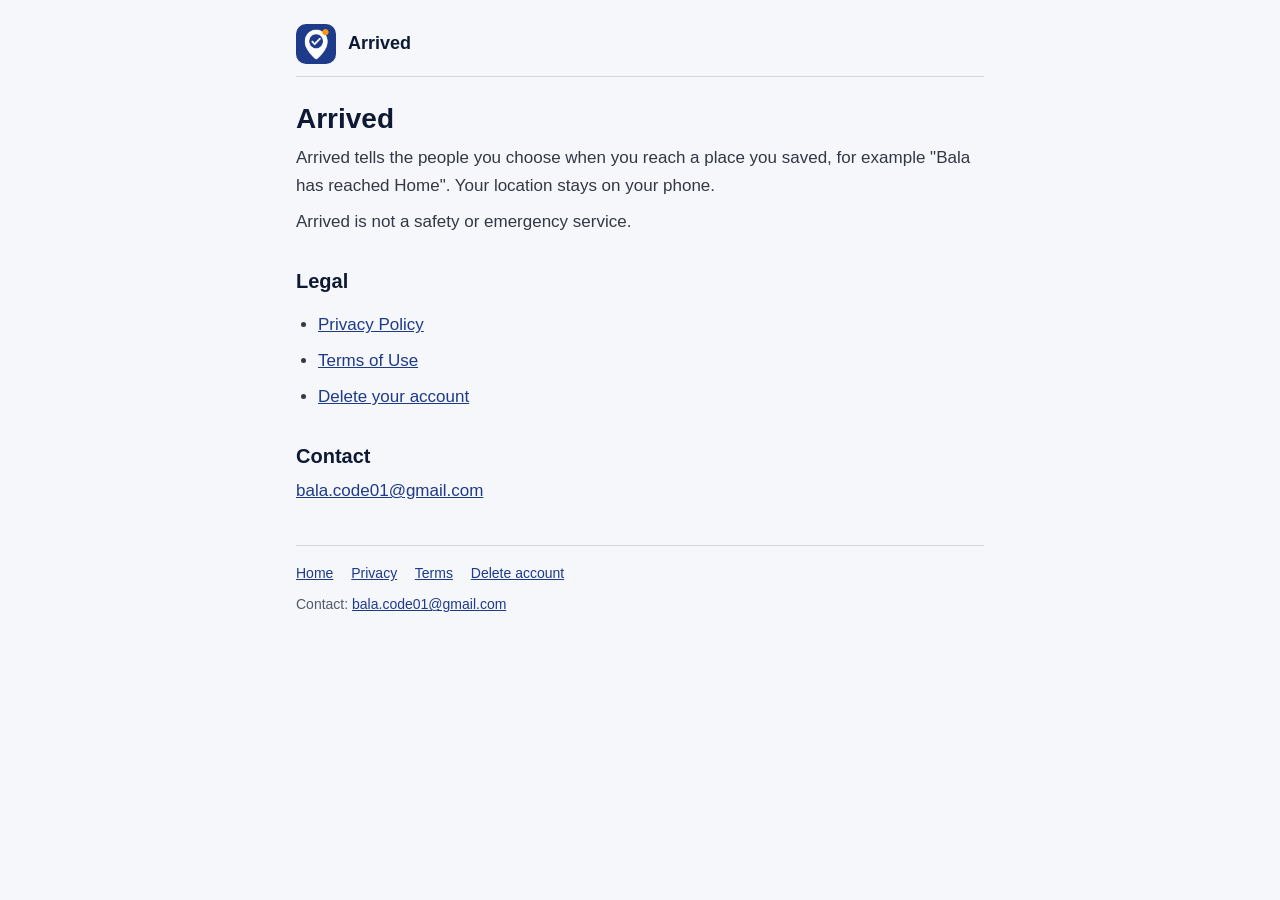
<file: index.html>
<!doctype html>
<html lang="en">
<head>
  <meta charset="utf-8">
  <meta name="viewport" content="width=device-width, initial-scale=1">
  <meta name="description" content="Arrived tells the people you choose when you reach a place you saved.">
  <meta name="theme-color" content="#1e3a8a">
  <link rel="icon" href="icon.png" type="image/png">
  <link rel="stylesheet" href="style.css">
  <title>Arrived</title>
</head>
<body>
<div class="wrap">
  <header class="site">
    <img src="icon.png" alt="" width="40" height="40">
    <a href="index.html">Arrived</a>
  </header>

  <main>
    <h1>Arrived</h1>
    <p>Arrived tells the people you choose when you reach a place you saved, for example "Bala has reached Home". Your location stays on your phone.</p>
    <p>Arrived is not a safety or emergency service.</p>

    <h2>Legal</h2>
    <ul>
      <li><a href="privacy.html">Privacy Policy</a></li>
      <li><a href="terms.html">Terms of Use</a></li>
      <li><a href="delete-account.html">Delete your account</a></li>
    </ul>

    <h2>Contact</h2>
    <p><a href="mailto:bala.code01@gmail.com">bala.code01@gmail.com</a></p>
  </main>

  <footer class="site">
    <nav aria-label="Legal">
      <a href="index.html">Home</a>
      <a href="privacy.html">Privacy</a>
      <a href="terms.html">Terms</a>
      <a href="delete-account.html">Delete account</a>
    </nav>
    <p>Contact: <a href="mailto:bala.code01@gmail.com">bala.code01@gmail.com</a></p>
  </footer>
</div>
</body>
</html>
</file>
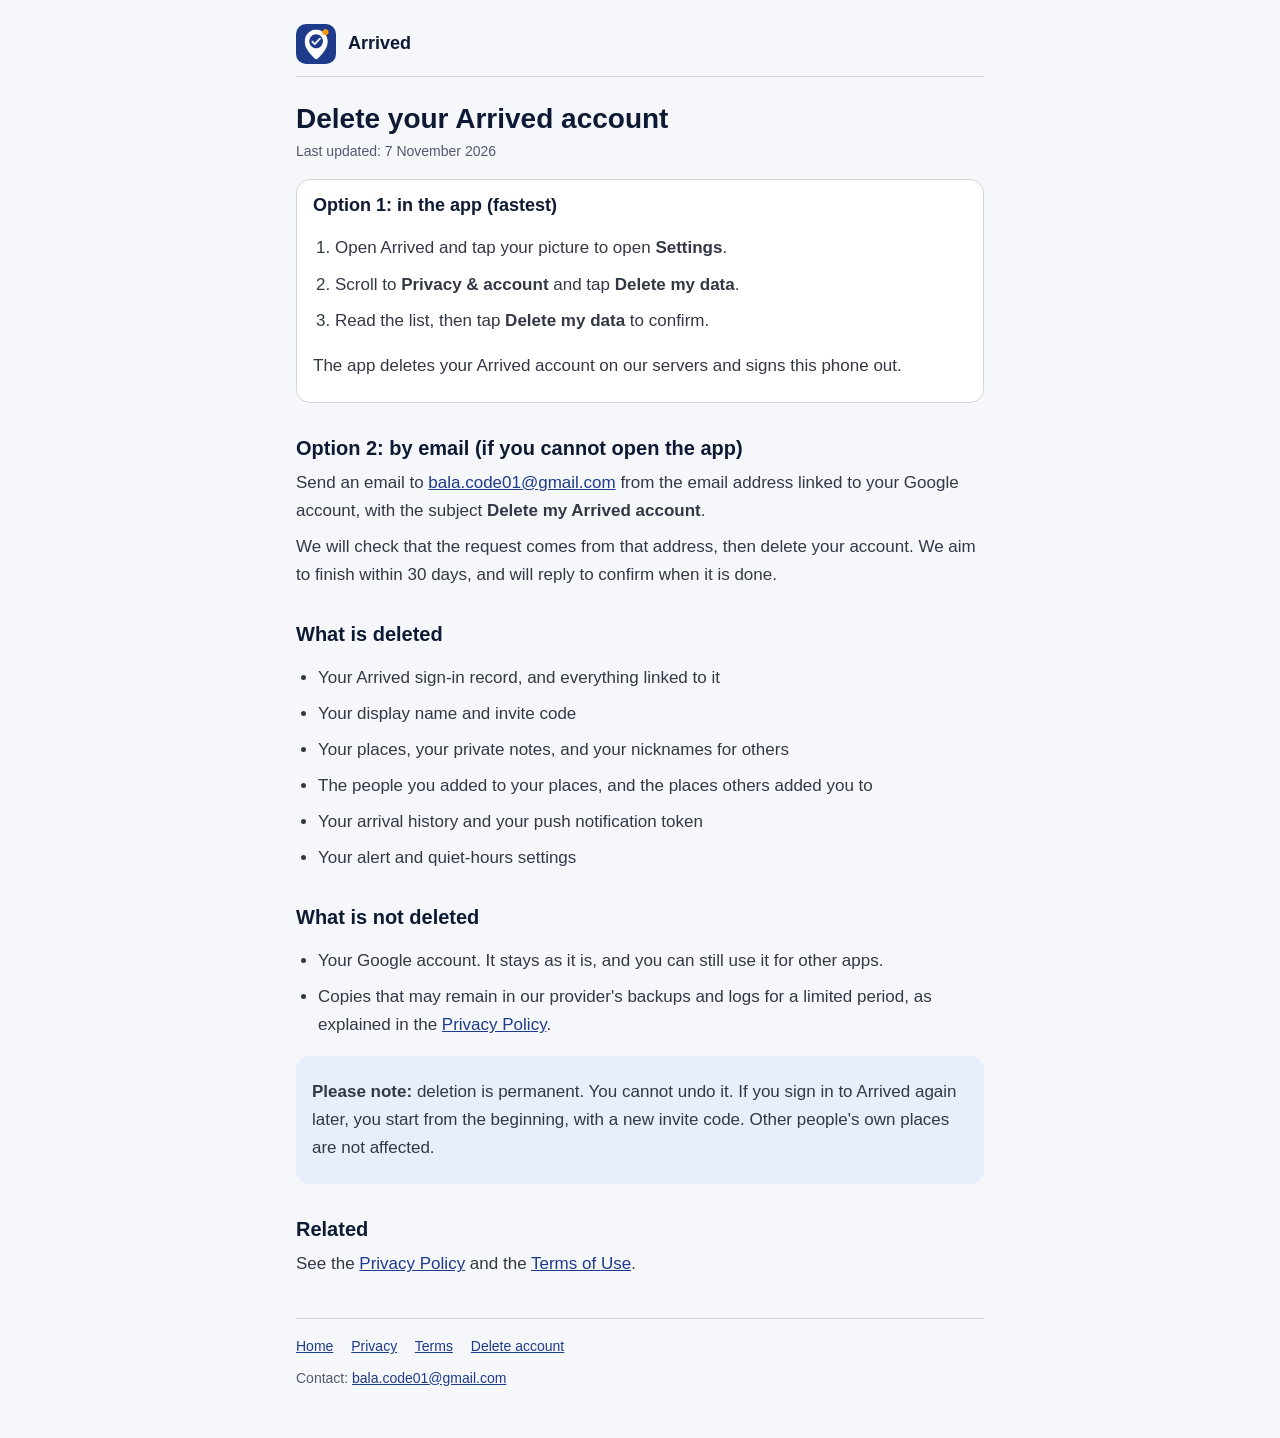
<file: delete-account.html>
<!doctype html>
<html lang="en">
<head>
  <meta charset="utf-8">
  <meta name="viewport" content="width=device-width, initial-scale=1">
  <meta name="description" content="How to delete your Arrived account and data, in the app or by email.">
  <meta name="theme-color" content="#1e3a8a">
  <link rel="icon" href="icon.png" type="image/png">
  <link rel="stylesheet" href="style.css">
  <title>Delete your account · Arrived</title>
</head>
<body>
<div class="wrap">
  <header class="site">
    <img src="icon.png" alt="" width="40" height="40">
    <a href="index.html">Arrived</a>
  </header>

  <main>
    <h1>Delete your Arrived account</h1>
    <p class="updated">Last updated: 7 November 2026</p>

    <section class="summary" aria-labelledby="inapp">
      <h2 id="inapp">Option 1: in the app (fastest)</h2>
      <ol>
        <li>Open Arrived and tap your picture to open <strong>Settings</strong>.</li>
        <li>Scroll to <strong>Privacy &amp; account</strong> and tap <strong>Delete my data</strong>.</li>
        <li>Read the list, then tap <strong>Delete my data</strong> to confirm.</li>
      </ol>
      <p>The app deletes your Arrived account on our servers and signs this phone out.</p>
    </section>

    <h2 id="email">Option 2: by email (if you cannot open the app)</h2>
    <p>Send an email to <a href="mailto:bala.code01@gmail.com?subject=Delete%20my%20Arrived%20account">bala.code01@gmail.com</a> from the email address linked to your Google account, with the subject <strong>Delete my Arrived account</strong>.</p>
    <p>We will check that the request comes from that address, then delete your account. We aim to finish within 30 days, and will reply to confirm when it is done.</p>

    <h2 id="deleted">What is deleted</h2>
    <ul>
      <li>Your Arrived sign-in record, and everything linked to it</li>
      <li>Your display name and invite code</li>
      <li>Your places, your private notes, and your nicknames for others</li>
      <li>The people you added to your places, and the places others added you to</li>
      <li>Your arrival history and your push notification token</li>
      <li>Your alert and quiet-hours settings</li>
    </ul>

    <h2 id="kept">What is not deleted</h2>
    <ul>
      <li>Your Google account. It stays as it is, and you can still use it for other apps.</li>
      <li>Copies that may remain in our provider's backups and logs for a limited period, as explained in the <a href="privacy.html#retention">Privacy Policy</a>.</li>
    </ul>

    <div class="note" role="note">
      <p><strong>Please note:</strong> deletion is permanent. You cannot undo it. If you sign in to Arrived again later, you start from the beginning, with a new invite code. Other people's own places are not affected.</p>
    </div>

    <h2 id="also">Related</h2>
    <p>See the <a href="privacy.html">Privacy Policy</a> and the <a href="terms.html">Terms of Use</a>.</p>
  </main>

  <footer class="site">
    <nav aria-label="Legal">
      <a href="index.html">Home</a>
      <a href="privacy.html">Privacy</a>
      <a href="terms.html">Terms</a>
      <a href="delete-account.html">Delete account</a>
    </nav>
    <p>Contact: <a href="mailto:bala.code01@gmail.com">bala.code01@gmail.com</a></p>
  </footer>
</div>
</body>
</html>
</file>
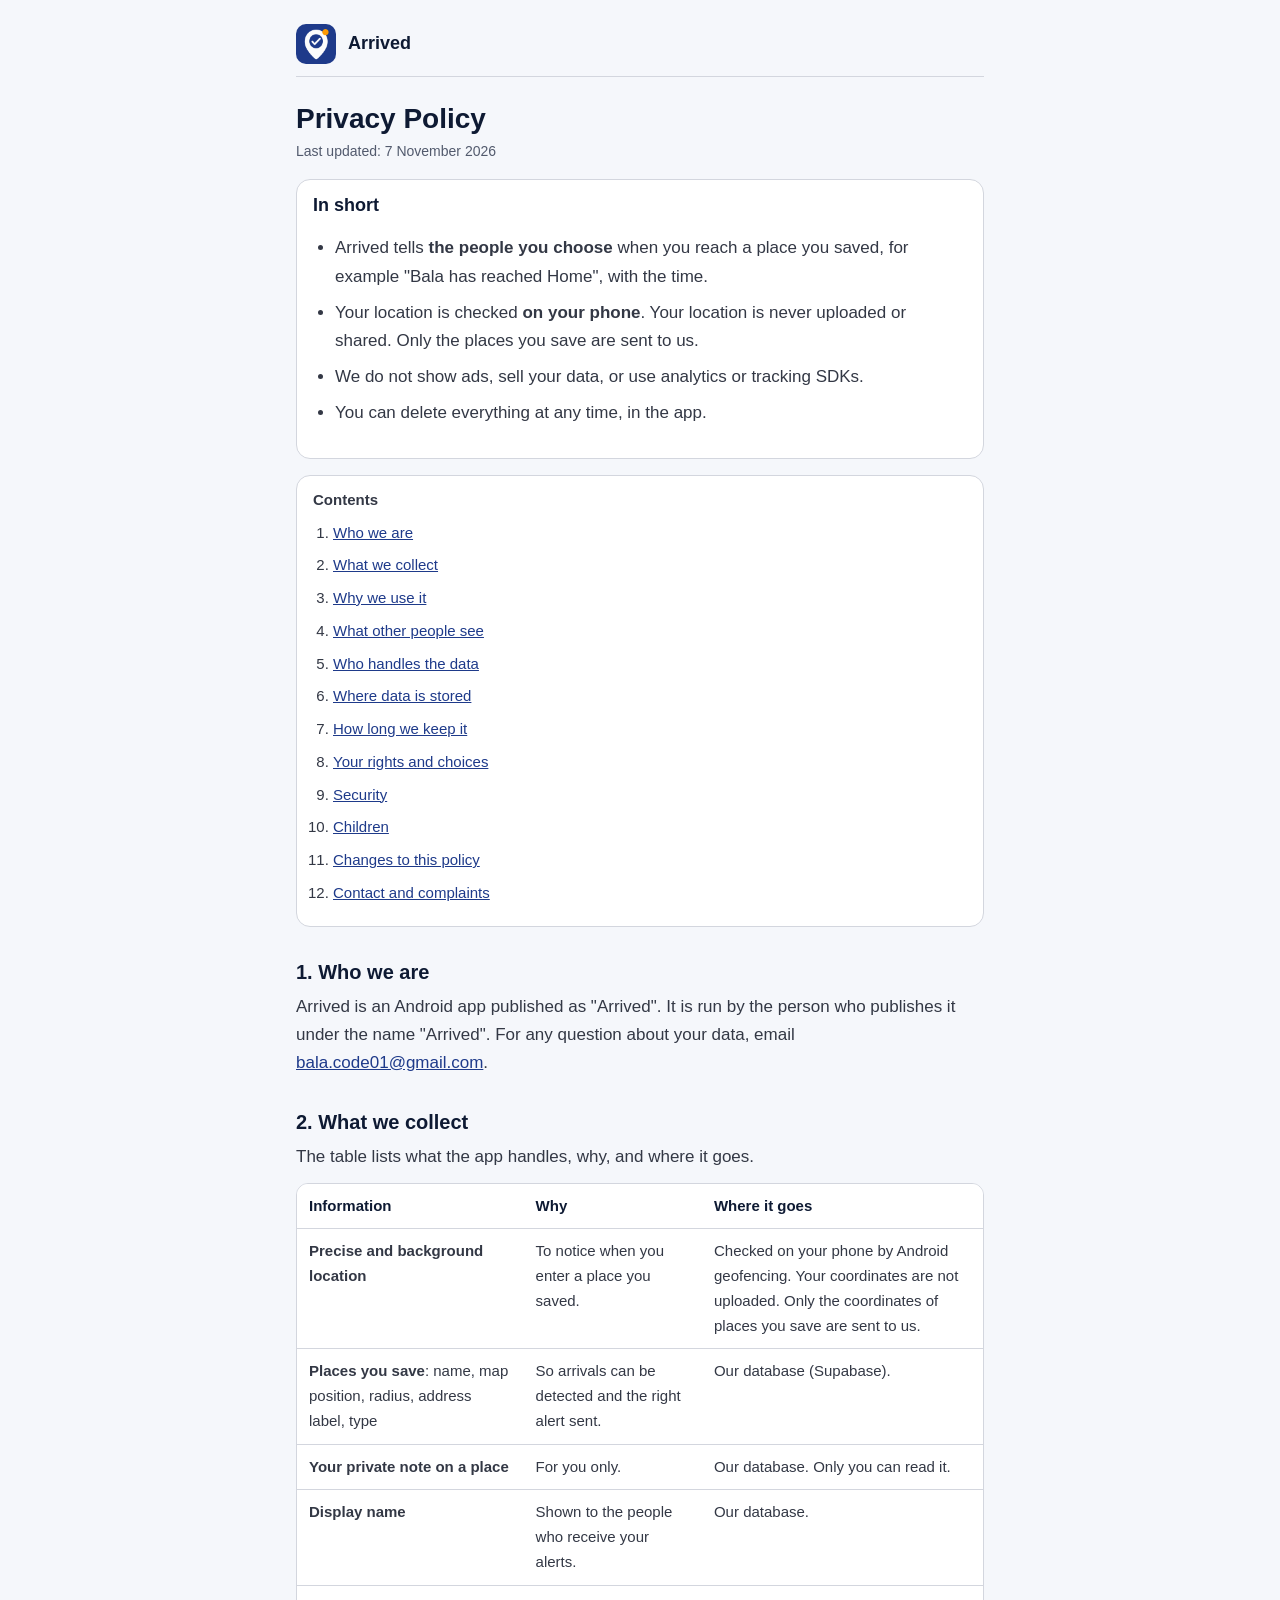
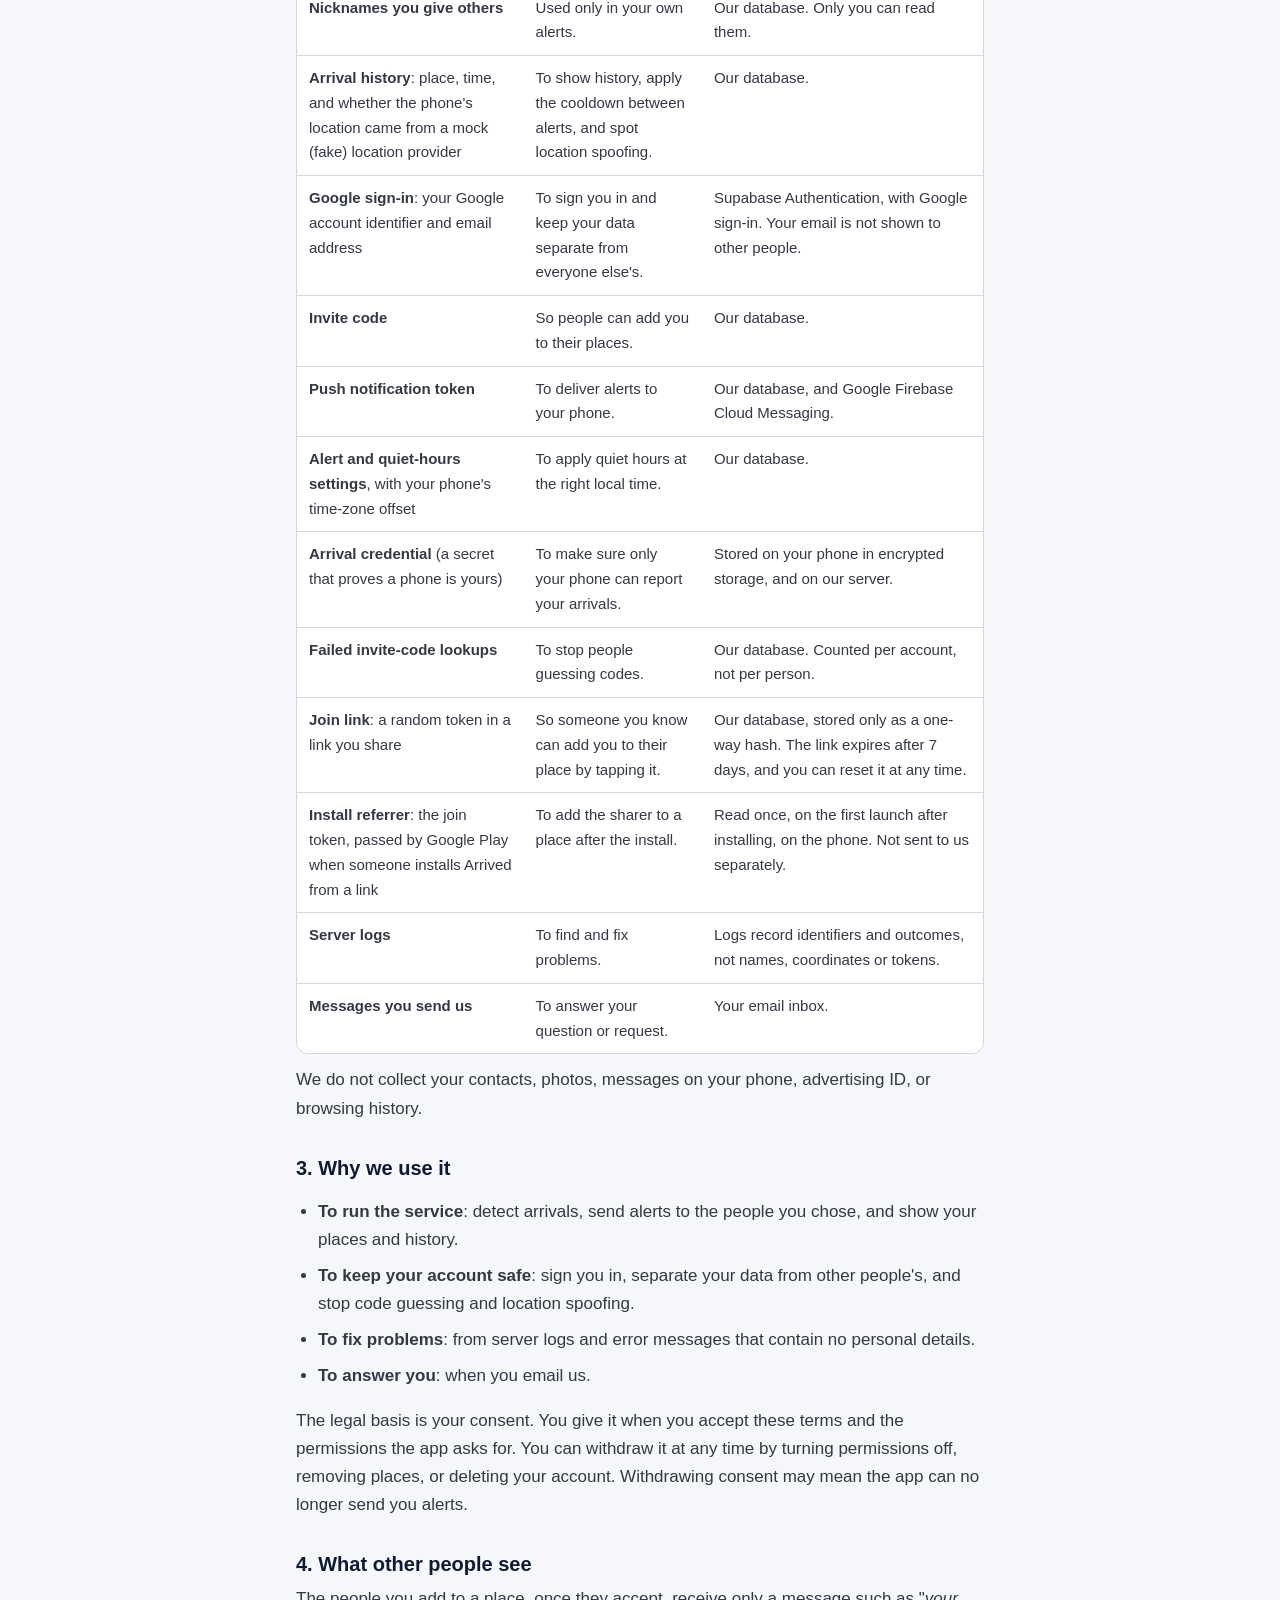
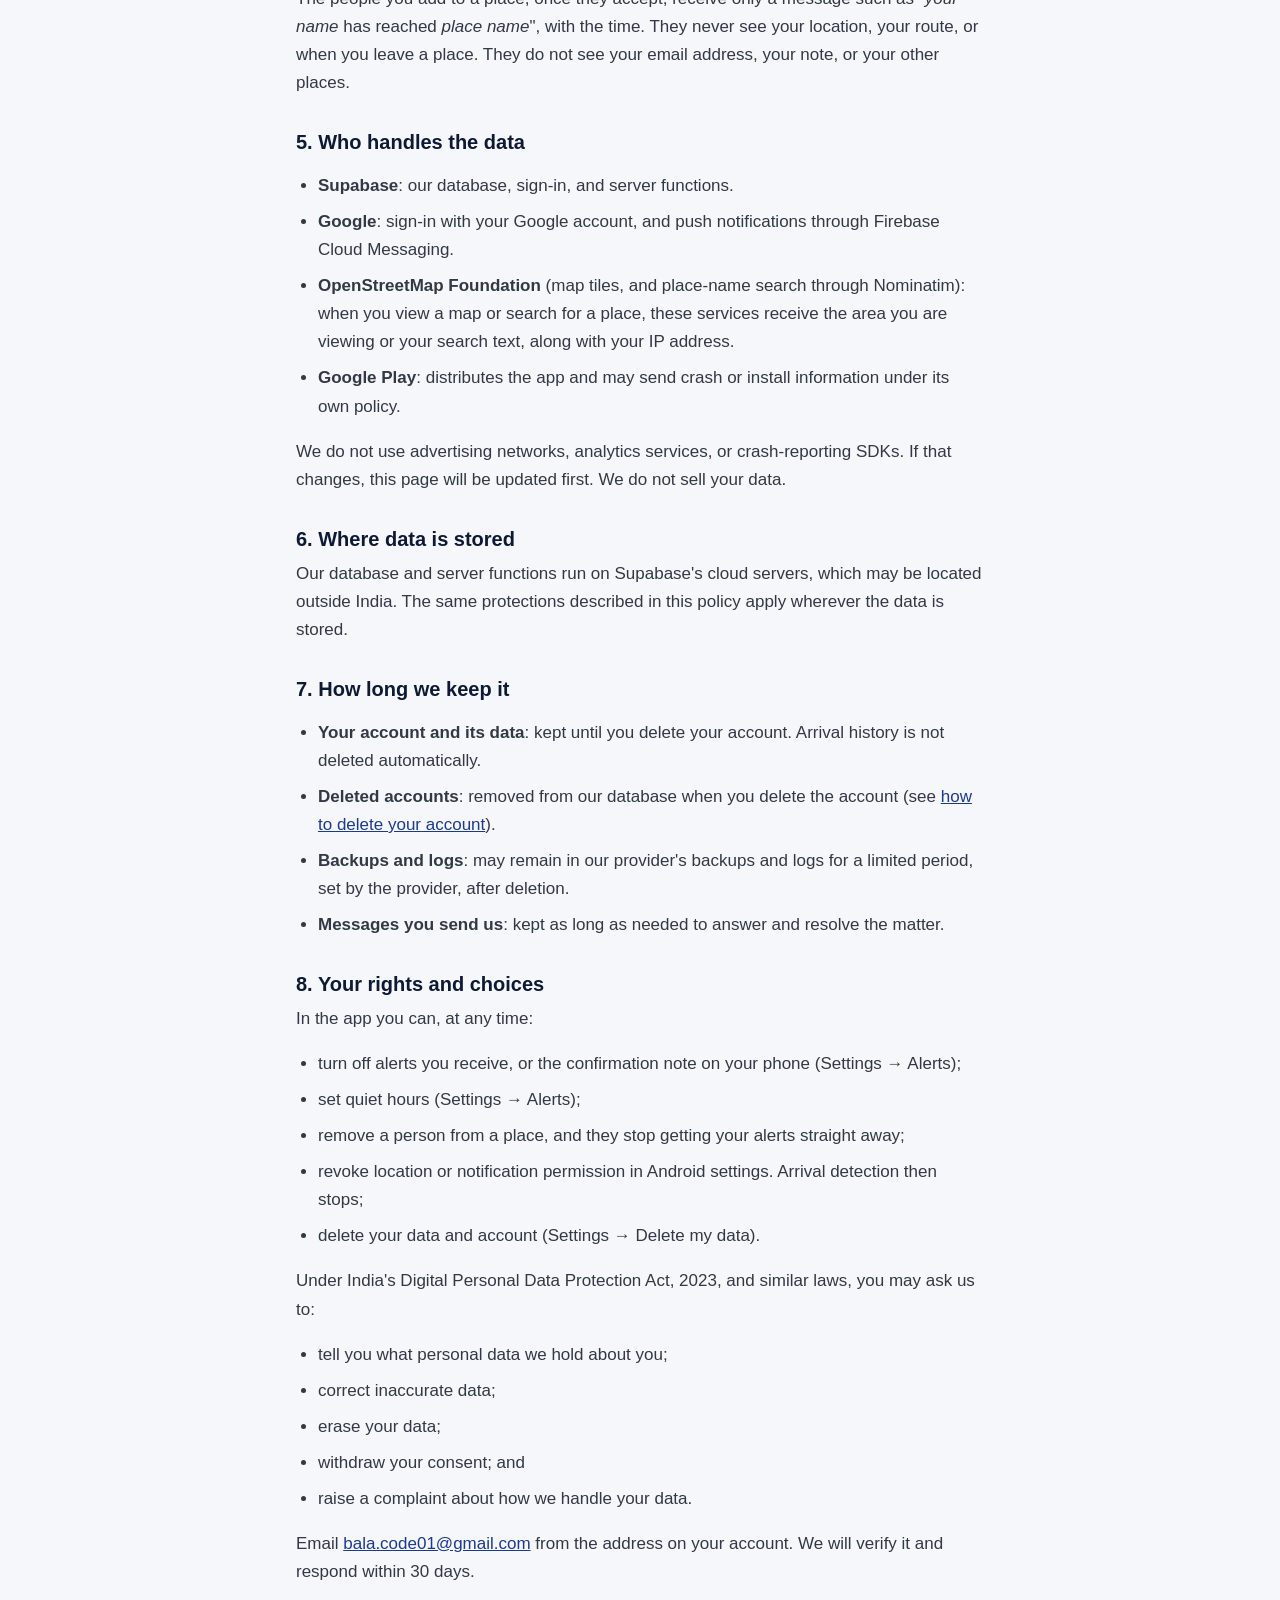
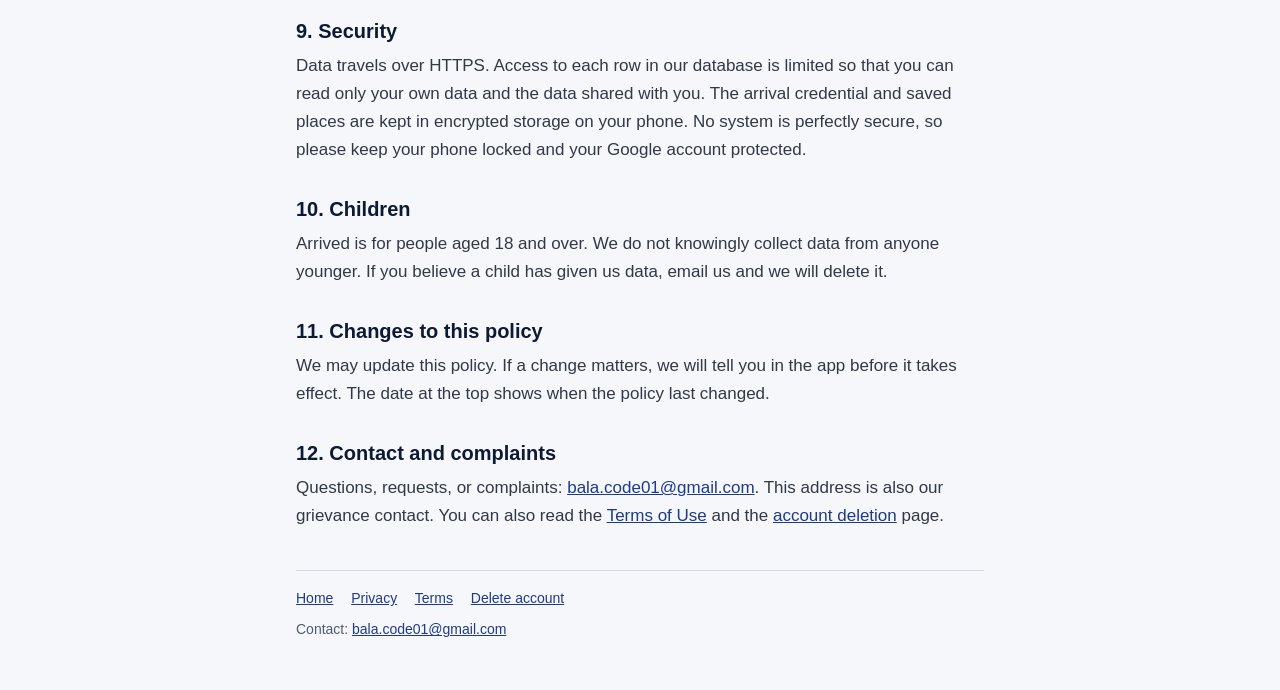
<file: privacy.html>
<!doctype html>
<html lang="en">
<head>
  <meta charset="utf-8">
  <meta name="viewport" content="width=device-width, initial-scale=1">
  <meta name="description" content="How Arrived collects, uses, shares, stores and deletes your information.">
  <meta name="theme-color" content="#1e3a8a">
  <link rel="icon" href="icon.png" type="image/png">
  <link rel="stylesheet" href="style.css">
  <title>Privacy Policy · Arrived</title>
</head>
<body>
<div class="wrap">
  <header class="site">
    <img src="icon.png" alt="" width="40" height="40">
    <a href="index.html">Arrived</a>
  </header>

  <main>
    <h1>Privacy Policy</h1>
    <p class="updated">Last updated: 7 November 2026</p>

    <section class="summary" aria-labelledby="short">
      <h2 id="short">In short</h2>
      <ul>
        <li>Arrived tells <strong>the people you choose</strong> when you reach a place you saved, for example "Bala has reached Home", with the time.</li>
        <li>Your location is checked <strong>on your phone</strong>. Your location is never uploaded or shared. Only the places you save are sent to us.</li>
        <li>We do not show ads, sell your data, or use analytics or tracking SDKs.</li>
        <li>You can delete everything at any time, in the app.</li>
      </ul>
    </section>

    <nav class="toc" aria-label="Contents">
      <strong>Contents</strong>
      <ol>
        <li><a href="#who">Who we are</a></li>
        <li><a href="#collect">What we collect</a></li>
        <li><a href="#use">Why we use it</a></li>
        <li><a href="#others">What other people see</a></li>
        <li><a href="#processors">Who handles the data</a></li>
        <li><a href="#storage">Where data is stored</a></li>
        <li><a href="#retention">How long we keep it</a></li>
        <li><a href="#rights">Your rights and choices</a></li>
        <li><a href="#security">Security</a></li>
        <li><a href="#children">Children</a></li>
        <li><a href="#changes">Changes to this policy</a></li>
        <li><a href="#contact">Contact and complaints</a></li>
      </ol>
    </nav>

    <h2 id="who">1. Who we are</h2>
    <p>Arrived is an Android app published as "Arrived". It is run by the person who publishes it under the name "Arrived". For any question about your data, email <a href="mailto:bala.code01@gmail.com">bala.code01@gmail.com</a>.</p>

    <h2 id="collect">2. What we collect</h2>
    <p>The table lists what the app handles, why, and where it goes.</p>
    <div class="table-wrap">
      <table>
        <thead>
          <tr><th scope="col">Information</th><th scope="col">Why</th><th scope="col">Where it goes</th></tr>
        </thead>
        <tbody>
          <tr>
            <td><strong>Precise and background location</strong></td>
            <td>To notice when you enter a place you saved.</td>
            <td>Checked on your phone by Android geofencing. Your coordinates are not uploaded. Only the coordinates of places you save are sent to us.</td>
          </tr>
          <tr>
            <td><strong>Places you save</strong>: name, map position, radius, address label, type</td>
            <td>So arrivals can be detected and the right alert sent.</td>
            <td>Our database (Supabase).</td>
          </tr>
          <tr>
            <td><strong>Your private note on a place</strong></td>
            <td>For you only.</td>
            <td>Our database. Only you can read it.</td>
          </tr>
          <tr>
            <td><strong>Display name</strong></td>
            <td>Shown to the people who receive your alerts.</td>
            <td>Our database.</td>
          </tr>
          <tr>
            <td><strong>Nicknames you give others</strong></td>
            <td>Used only in your own alerts.</td>
            <td>Our database. Only you can read them.</td>
          </tr>
          <tr>
            <td><strong>Arrival history</strong>: place, time, and whether the phone's location came from a mock (fake) location provider</td>
            <td>To show history, apply the cooldown between alerts, and spot location spoofing.</td>
            <td>Our database.</td>
          </tr>
          <tr>
            <td><strong>Google sign-in</strong>: your Google account identifier and email address</td>
            <td>To sign you in and keep your data separate from everyone else's.</td>
            <td>Supabase Authentication, with Google sign-in. Your email is not shown to other people.</td>
          </tr>
          <tr>
            <td><strong>Invite code</strong></td>
            <td>So people can add you to their places.</td>
            <td>Our database.</td>
          </tr>
          <tr>
            <td><strong>Push notification token</strong></td>
            <td>To deliver alerts to your phone.</td>
            <td>Our database, and Google Firebase Cloud Messaging.</td>
          </tr>
          <tr>
            <td><strong>Alert and quiet-hours settings</strong>, with your phone's time-zone offset</td>
            <td>To apply quiet hours at the right local time.</td>
            <td>Our database.</td>
          </tr>
          <tr>
            <td><strong>Arrival credential</strong> (a secret that proves a phone is yours)</td>
            <td>To make sure only your phone can report your arrivals.</td>
            <td>Stored on your phone in encrypted storage, and on our server.</td>
          </tr>
          <tr>
            <td><strong>Failed invite-code lookups</strong></td>
            <td>To stop people guessing codes.</td>
            <td>Our database. Counted per account, not per person.</td>
          </tr>
          <tr>
            <td><strong>Join link</strong>: a random token in a link you share</td>
            <td>So someone you know can add you to their place by tapping it.</td>
            <td>Our database, stored only as a one-way hash. The link expires after 7 days, and you can reset it at any time.</td>
          </tr>
          <tr>
            <td><strong>Install referrer</strong>: the join token, passed by Google Play when someone installs Arrived from a link</td>
            <td>To add the sharer to a place after the install.</td>
            <td>Read once, on the first launch after installing, on the phone. Not sent to us separately.</td>
          </tr>
          <tr>
            <td><strong>Server logs</strong></td>
            <td>To find and fix problems.</td>
            <td>Logs record identifiers and outcomes, not names, coordinates or tokens.</td>
          </tr>
          <tr>
            <td><strong>Messages you send us</strong></td>
            <td>To answer your question or request.</td>
            <td>Your email inbox.</td>
          </tr>
        </tbody>
      </table>
    </div>
    <p>We do not collect your contacts, photos, messages on your phone, advertising ID, or browsing history.</p>

    <h2 id="use">3. Why we use it</h2>
    <ul>
      <li><strong>To run the service</strong>: detect arrivals, send alerts to the people you chose, and show your places and history.</li>
      <li><strong>To keep your account safe</strong>: sign you in, separate your data from other people's, and stop code guessing and location spoofing.</li>
      <li><strong>To fix problems</strong>: from server logs and error messages that contain no personal details.</li>
      <li><strong>To answer you</strong>: when you email us.</li>
    </ul>
    <p>The legal basis is your consent. You give it when you accept these terms and the permissions the app asks for. You can withdraw it at any time by turning permissions off, removing places, or deleting your account. Withdrawing consent may mean the app can no longer send you alerts.</p>

    <h2 id="others">4. What other people see</h2>
    <p>The people you add to a place, once they accept, receive only a message such as "<em>your name</em> has reached <em>place name</em>", with the time. They never see your location, your route, or when you leave a place. They do not see your email address, your note, or your other places.</p>

    <h2 id="processors">5. Who handles the data</h2>
    <ul>
      <li><strong>Supabase</strong>: our database, sign-in, and server functions.</li>
      <li><strong>Google</strong>: sign-in with your Google account, and push notifications through Firebase Cloud Messaging.</li>
      <li><strong>OpenStreetMap Foundation</strong> (map tiles, and place-name search through Nominatim): when you view a map or search for a place, these services receive the area you are viewing or your search text, along with your IP address.</li>
      <li><strong>Google Play</strong>: distributes the app and may send crash or install information under its own policy.</li>
    </ul>
    <p>We do not use advertising networks, analytics services, or crash-reporting SDKs. If that changes, this page will be updated first. We do not sell your data.</p>

    <h2 id="storage">6. Where data is stored</h2>
    <p>Our database and server functions run on Supabase's cloud servers, which may be located outside India. The same protections described in this policy apply wherever the data is stored.</p>

    <h2 id="retention">7. How long we keep it</h2>
    <ul>
      <li><strong>Your account and its data</strong>: kept until you delete your account. Arrival history is not deleted automatically.</li>
      <li><strong>Deleted accounts</strong>: removed from our database when you delete the account (see <a href="delete-account.html">how to delete your account</a>).</li>
      <li><strong>Backups and logs</strong>: may remain in our provider's backups and logs for a limited period, set by the provider, after deletion.</li>
      <li><strong>Messages you send us</strong>: kept as long as needed to answer and resolve the matter.</li>
    </ul>

    <h2 id="rights">8. Your rights and choices</h2>
    <p>In the app you can, at any time:</p>
    <ul>
      <li>turn off alerts you receive, or the confirmation note on your phone (Settings → Alerts);</li>
      <li>set quiet hours (Settings → Alerts);</li>
      <li>remove a person from a place, and they stop getting your alerts straight away;</li>
      <li>revoke location or notification permission in Android settings. Arrival detection then stops;</li>
      <li>delete your data and account (Settings → Delete my data).</li>
    </ul>
    <p>Under India's Digital Personal Data Protection Act, 2023, and similar laws, you may ask us to:</p>
    <ul>
      <li>tell you what personal data we hold about you;</li>
      <li>correct inaccurate data;</li>
      <li>erase your data;</li>
      <li>withdraw your consent; and</li>
      <li>raise a complaint about how we handle your data.</li>
    </ul>
    <p>Email <a href="mailto:bala.code01@gmail.com">bala.code01@gmail.com</a> from the address on your account. We will verify it and respond within 30 days.</p>

    <h2 id="security">9. Security</h2>
    <p>Data travels over HTTPS. Access to each row in our database is limited so that you can read only your own data and the data shared with you. The arrival credential and saved places are kept in encrypted storage on your phone. No system is perfectly secure, so please keep your phone locked and your Google account protected.</p>

    <h2 id="children">10. Children</h2>
    <p>Arrived is for people aged 18 and over. We do not knowingly collect data from anyone younger. If you believe a child has given us data, email us and we will delete it.</p>

    <h2 id="changes">11. Changes to this policy</h2>
    <p>We may update this policy. If a change matters, we will tell you in the app before it takes effect. The date at the top shows when the policy last changed.</p>

    <h2 id="contact">12. Contact and complaints</h2>
    <p>Questions, requests, or complaints: <a href="mailto:bala.code01@gmail.com">bala.code01@gmail.com</a>. This address is also our grievance contact. You can also read the <a href="terms.html">Terms of Use</a> and the <a href="delete-account.html">account deletion</a> page.</p>
  </main>

  <footer class="site">
    <nav aria-label="Legal">
      <a href="index.html">Home</a>
      <a href="privacy.html">Privacy</a>
      <a href="terms.html">Terms</a>
      <a href="delete-account.html">Delete account</a>
    </nav>
    <p>Contact: <a href="mailto:bala.code01@gmail.com">bala.code01@gmail.com</a></p>
  </footer>
</div>
</body>
</html>
</file>
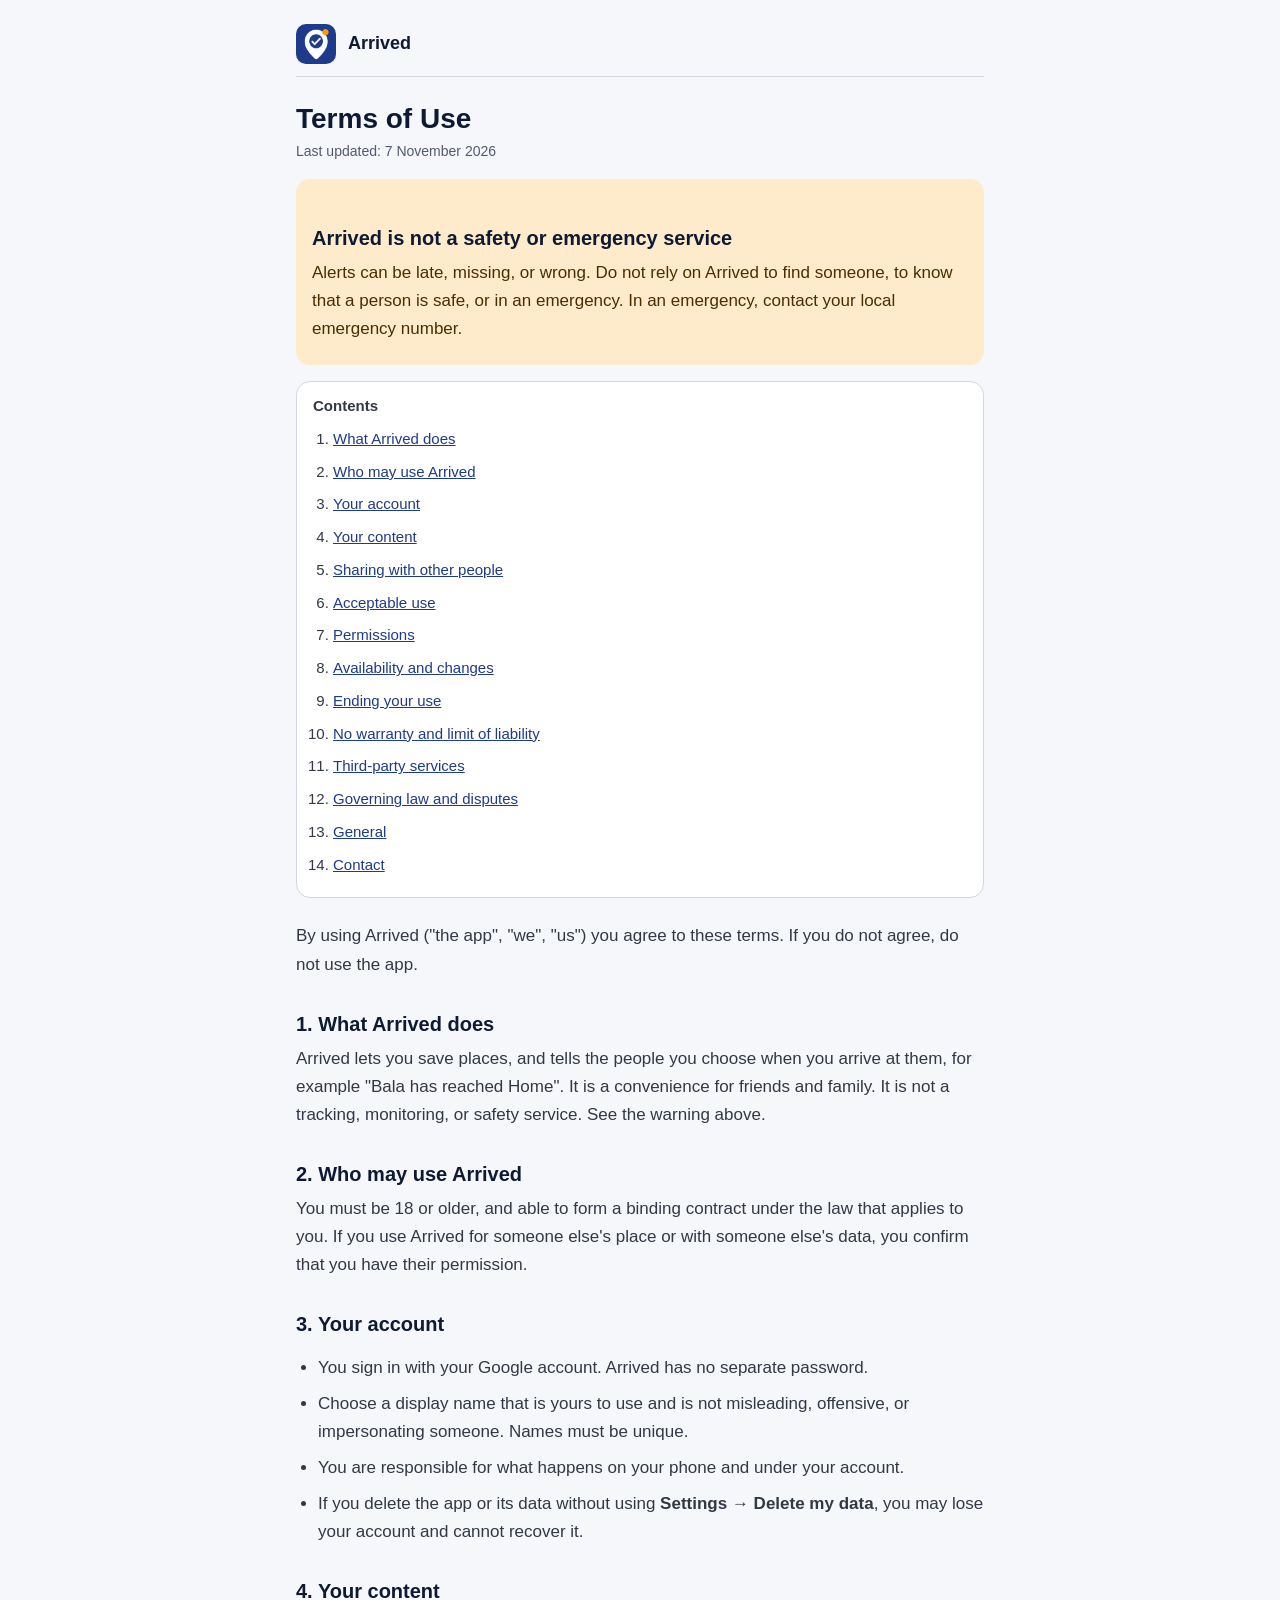
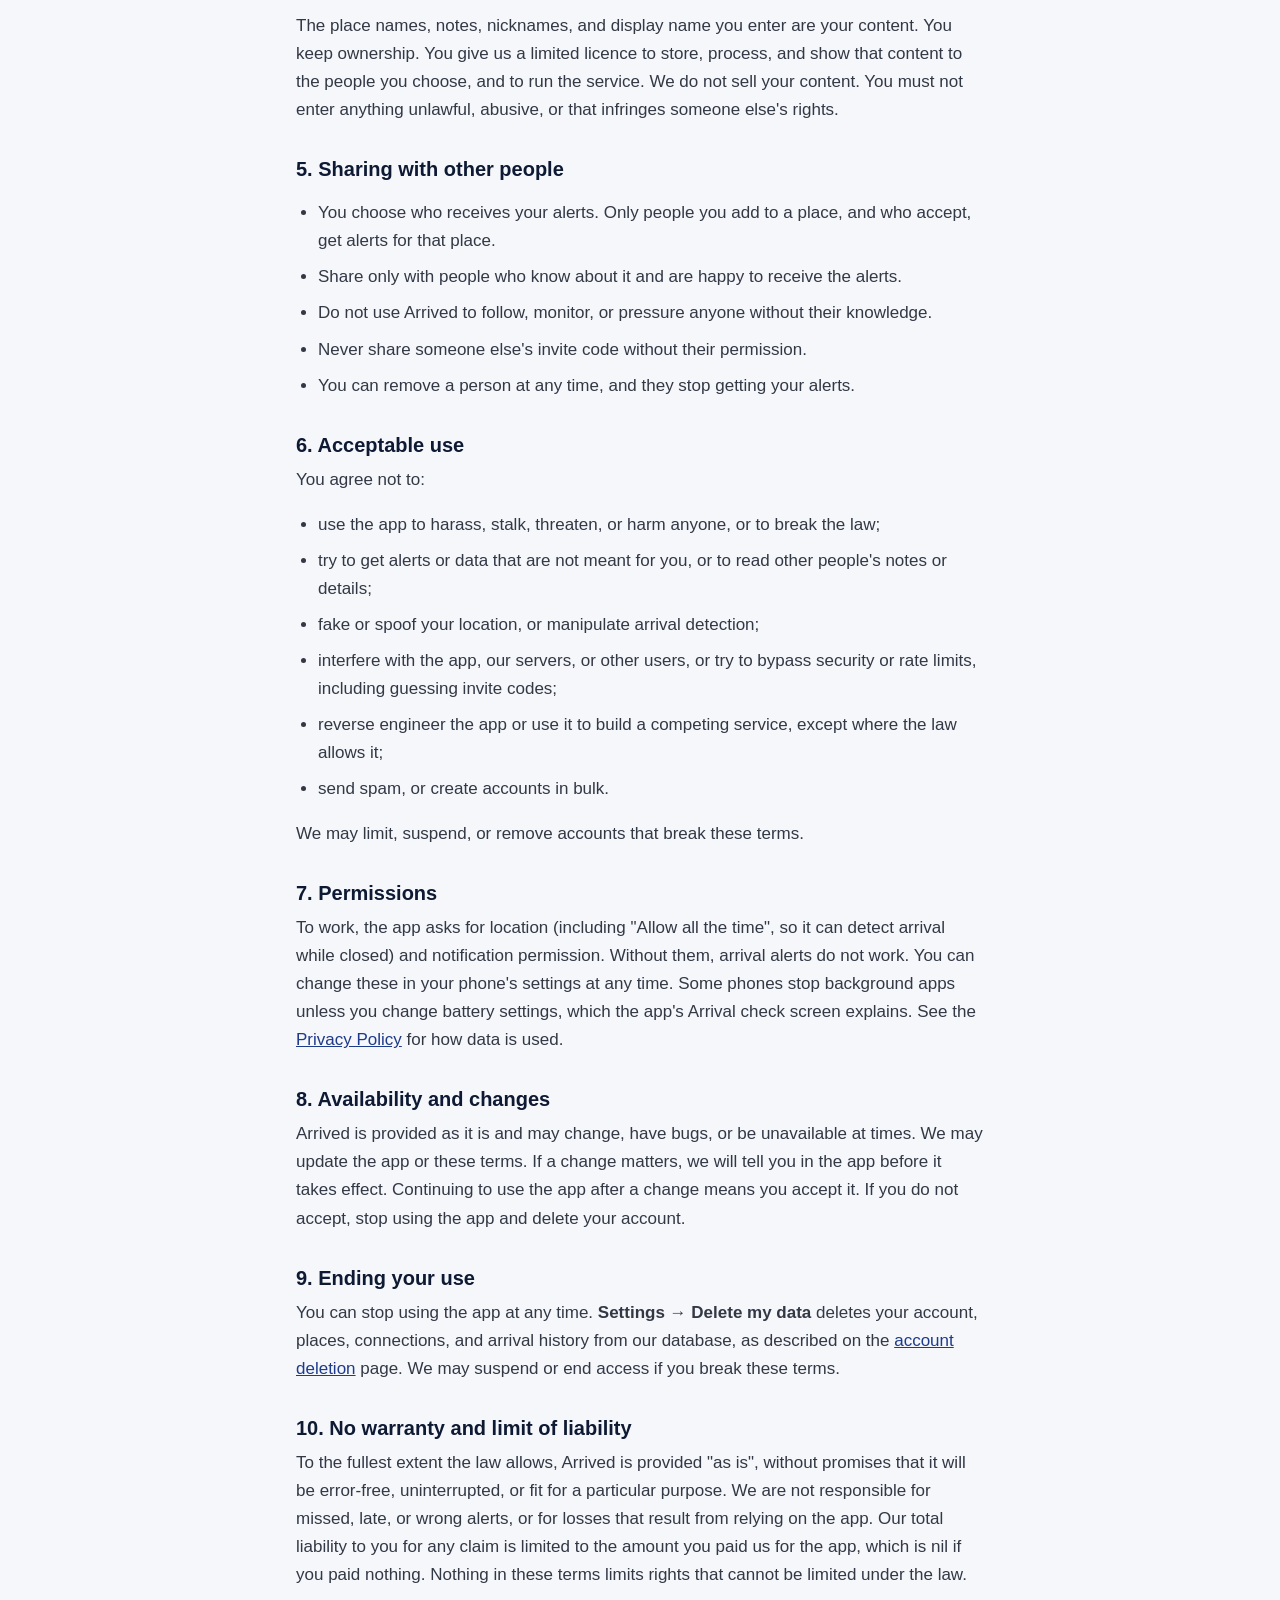
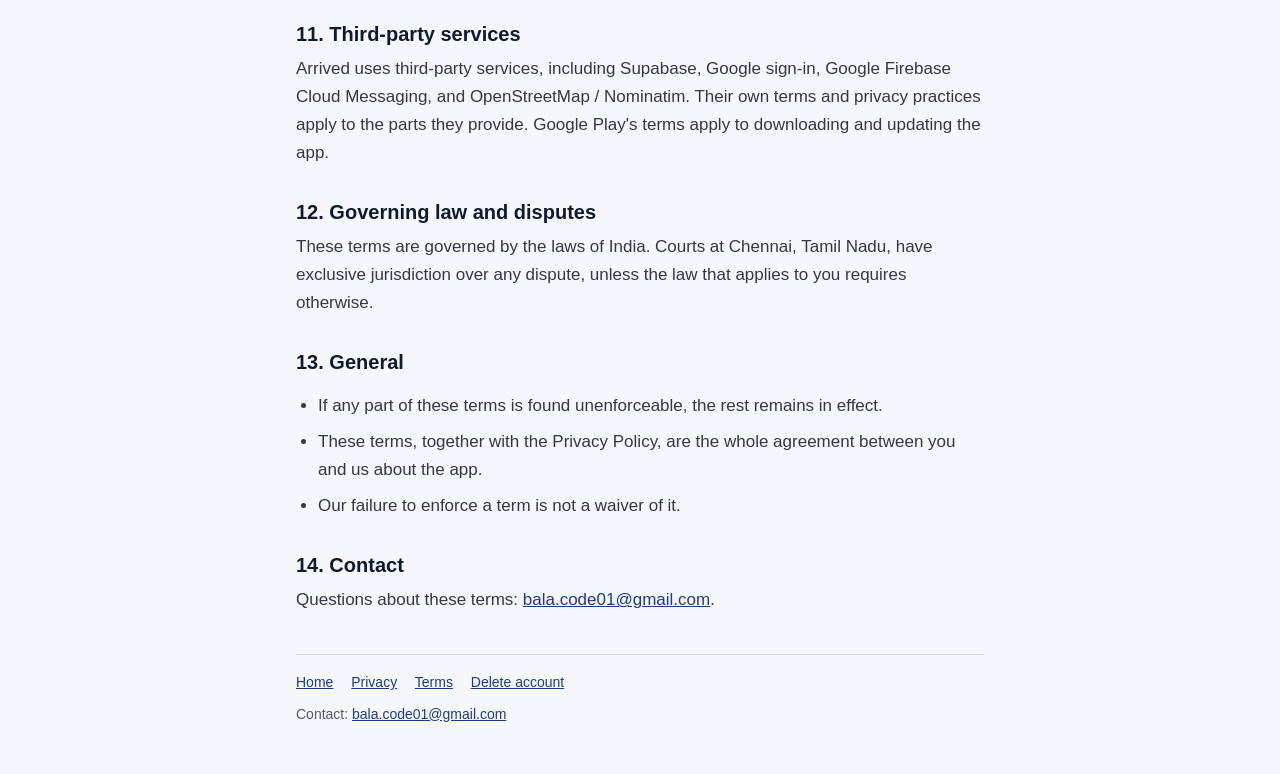
<file: terms.html>
<!doctype html>
<html lang="en">
<head>
  <meta charset="utf-8">
  <meta name="viewport" content="width=device-width, initial-scale=1">
  <meta name="description" content="The terms for using the Arrived app, including its limits as a safety service.">
  <meta name="theme-color" content="#1e3a8a">
  <link rel="icon" href="icon.png" type="image/png">
  <link rel="stylesheet" href="style.css">
  <title>Terms of Use · Arrived</title>
</head>
<body>
<div class="wrap">
  <header class="site">
    <img src="icon.png" alt="" width="40" height="40">
    <a href="index.html">Arrived</a>
  </header>

  <main>
    <h1>Terms of Use</h1>
    <p class="updated">Last updated: 7 November 2026</p>

    <section class="warning" aria-labelledby="safety">
      <h2 id="safety">Arrived is not a safety or emergency service</h2>
      <p>Alerts can be late, missing, or wrong. Do not rely on Arrived to find someone, to know that a person is safe, or in an emergency. In an emergency, contact your local emergency number.</p>
    </section>

    <nav class="toc" aria-label="Contents">
      <strong>Contents</strong>
      <ol>
        <li><a href="#service">What Arrived does</a></li>
        <li><a href="#eligibility">Who may use Arrived</a></li>
        <li><a href="#account">Your account</a></li>
        <li><a href="#content">Your content</a></li>
        <li><a href="#sharing">Sharing with other people</a></li>
        <li><a href="#acceptable">Acceptable use</a></li>
        <li><a href="#permissions">Permissions</a></li>
        <li><a href="#availability">Availability and changes</a></li>
        <li><a href="#ending">Ending your use</a></li>
        <li><a href="#warranty">No warranty and limit of liability</a></li>
        <li><a href="#third">Third-party services</a></li>
        <li><a href="#law">Governing law and disputes</a></li>
        <li><a href="#general">General</a></li>
        <li><a href="#contact">Contact</a></li>
      </ol>
    </nav>

    <p>By using Arrived ("the app", "we", "us") you agree to these terms. If you do not agree, do not use the app.</p>

    <h2 id="service">1. What Arrived does</h2>
    <p>Arrived lets you save places, and tells the people you choose when you arrive at them, for example "Bala has reached Home". It is a convenience for friends and family. It is not a tracking, monitoring, or safety service. See the warning above.</p>

    <h2 id="eligibility">2. Who may use Arrived</h2>
    <p>You must be 18 or older, and able to form a binding contract under the law that applies to you. If you use Arrived for someone else's place or with someone else's data, you confirm that you have their permission.</p>

    <h2 id="account">3. Your account</h2>
    <ul>
      <li>You sign in with your Google account. Arrived has no separate password.</li>
      <li>Choose a display name that is yours to use and is not misleading, offensive, or impersonating someone. Names must be unique.</li>
      <li>You are responsible for what happens on your phone and under your account.</li>
      <li>If you delete the app or its data without using <strong>Settings → Delete my data</strong>, you may lose your account and cannot recover it.</li>
    </ul>

    <h2 id="content">4. Your content</h2>
    <p>The place names, notes, nicknames, and display name you enter are your content. You keep ownership. You give us a limited licence to store, process, and show that content to the people you choose, and to run the service. We do not sell your content. You must not enter anything unlawful, abusive, or that infringes someone else's rights.</p>

    <h2 id="sharing">5. Sharing with other people</h2>
    <ul>
      <li>You choose who receives your alerts. Only people you add to a place, and who accept, get alerts for that place.</li>
      <li>Share only with people who know about it and are happy to receive the alerts.</li>
      <li>Do not use Arrived to follow, monitor, or pressure anyone without their knowledge.</li>
      <li>Never share someone else's invite code without their permission.</li>
      <li>You can remove a person at any time, and they stop getting your alerts.</li>
    </ul>

    <h2 id="acceptable">6. Acceptable use</h2>
    <p>You agree not to:</p>
    <ul>
      <li>use the app to harass, stalk, threaten, or harm anyone, or to break the law;</li>
      <li>try to get alerts or data that are not meant for you, or to read other people's notes or details;</li>
      <li>fake or spoof your location, or manipulate arrival detection;</li>
      <li>interfere with the app, our servers, or other users, or try to bypass security or rate limits, including guessing invite codes;</li>
      <li>reverse engineer the app or use it to build a competing service, except where the law allows it;</li>
      <li>send spam, or create accounts in bulk.</li>
    </ul>
    <p>We may limit, suspend, or remove accounts that break these terms.</p>

    <h2 id="permissions">7. Permissions</h2>
    <p>To work, the app asks for location (including "Allow all the time", so it can detect arrival while closed) and notification permission. Without them, arrival alerts do not work. You can change these in your phone's settings at any time. Some phones stop background apps unless you change battery settings, which the app's Arrival check screen explains. See the <a href="privacy.html">Privacy Policy</a> for how data is used.</p>

    <h2 id="availability">8. Availability and changes</h2>
    <p>Arrived is provided as it is and may change, have bugs, or be unavailable at times. We may update the app or these terms. If a change matters, we will tell you in the app before it takes effect. Continuing to use the app after a change means you accept it. If you do not accept, stop using the app and delete your account.</p>

    <h2 id="ending">9. Ending your use</h2>
    <p>You can stop using the app at any time. <strong>Settings → Delete my data</strong> deletes your account, places, connections, and arrival history from our database, as described on the <a href="delete-account.html">account deletion</a> page. We may suspend or end access if you break these terms.</p>

    <h2 id="warranty">10. No warranty and limit of liability</h2>
    <p>To the fullest extent the law allows, Arrived is provided "as is", without promises that it will be error-free, uninterrupted, or fit for a particular purpose. We are not responsible for missed, late, or wrong alerts, or for losses that result from relying on the app. Our total liability to you for any claim is limited to the amount you paid us for the app, which is nil if you paid nothing. Nothing in these terms limits rights that cannot be limited under the law.</p>

    <h2 id="third">11. Third-party services</h2>
    <p>Arrived uses third-party services, including Supabase, Google sign-in, Google Firebase Cloud Messaging, and OpenStreetMap / Nominatim. Their own terms and privacy practices apply to the parts they provide. Google Play's terms apply to downloading and updating the app.</p>

    <h2 id="law">12. Governing law and disputes</h2>
    <p>These terms are governed by the laws of India. Courts at Chennai, Tamil Nadu, have exclusive jurisdiction over any dispute, unless the law that applies to you requires otherwise.</p>

    <h2 id="general">13. General</h2>
    <ul>
      <li>If any part of these terms is found unenforceable, the rest remains in effect.</li>
      <li>These terms, together with the Privacy Policy, are the whole agreement between you and us about the app.</li>
      <li>Our failure to enforce a term is not a waiver of it.</li>
    </ul>

    <h2 id="contact">14. Contact</h2>
    <p>Questions about these terms: <a href="mailto:bala.code01@gmail.com">bala.code01@gmail.com</a>.</p>
  </main>

  <footer class="site">
    <nav aria-label="Legal">
      <a href="index.html">Home</a>
      <a href="privacy.html">Privacy</a>
      <a href="terms.html">Terms</a>
      <a href="delete-account.html">Delete account</a>
    </nav>
    <p>Contact: <a href="mailto:bala.code01@gmail.com">bala.code01@gmail.com</a></p>
  </footer>
</div>
</body>
</html>
</file>
<file: style.css>
:root {
  --bg: #f5f7fb;
  --card: #ffffff;
  --text: #333845;
  --heading: #0e1a33;
  --muted: #525a6d;
  --accent: #1e3a8a;
  --line: #d3d6de;
  --note-bg: #e8eefa;
  --warn-bg: #fdebcb;
  --warn-text: #4a2e00;
}

@media (prefers-color-scheme: dark) {
  :root {
    --bg: #0e1a33;
    --card: #17243f;
    --text: #e3e7f0;
    --heading: #ffffff;
    --muted: #b4bccd;
    --accent: #a9bfee;
    --line: #34405c;
    --note-bg: #1c2d52;
    --warn-bg: #3b2a10;
    --warn-text: #fbe3b8;
  }
}

* { box-sizing: border-box; }

html { -webkit-text-size-adjust: 100%; }

body {
  margin: 0;
  background: var(--bg);
  color: var(--text);
  font-family: -apple-system, BlinkMacSystemFont, "Segoe UI", Roboto, "Helvetica Neue", Arial, sans-serif;
  font-size: 17px;
  line-height: 1.65;
}

.wrap {
  max-width: 720px;
  margin: 0 auto;
  padding: 24px 16px 40px;
}

header.site {
  display: flex;
  align-items: center;
  gap: 12px;
  padding-bottom: 12px;
  border-bottom: 1px solid var(--line);
  margin-bottom: 24px;
}

header.site img { width: 40px; height: 40px; border-radius: 10px; }

header.site a {
  color: var(--heading);
  font-weight: 800;
  font-size: 18px;
  text-decoration: none;
}

h1 {
  color: var(--heading);
  font-size: 28px;
  line-height: 1.25;
  margin: 8px 0 4px;
}

h2 {
  color: var(--heading);
  font-size: 20px;
  margin: 32px 0 8px;
  line-height: 1.3;
}

h3 {
  color: var(--heading);
  font-size: 17px;
  margin: 20px 0 6px;
}

p, li { margin: 8px 0; }

ul, ol { padding-left: 22px; }

a { color: var(--accent); }

a:focus-visible,
button:focus-visible {
  outline: 3px solid var(--accent);
  outline-offset: 2px;
}

.updated { color: var(--muted); font-size: 14px; margin: 0 0 16px; }

.summary,
.note,
.warning {
  border-radius: 14px;
  padding: 14px 16px;
  margin: 16px 0;
}

.summary { background: var(--card); border: 1px solid var(--line); }
.note { background: var(--note-bg); }
.warning { background: var(--warn-bg); color: var(--warn-text); }

.summary h2 { margin-top: 0; font-size: 18px; }

.toc {
  background: var(--card);
  border: 1px solid var(--line);
  border-radius: 14px;
  padding: 12px 16px;
  margin: 16px 0 24px;
  font-size: 15px;
}

.toc ol { margin: 6px 0 0; padding-left: 20px; }

.table-wrap {
  overflow-x: auto;
  -webkit-overflow-scrolling: touch;
  margin: 12px 0;
  border-radius: 12px;
  border: 1px solid var(--line);
}

table {
  width: 100%;
  border-collapse: collapse;
  background: var(--card);
  font-size: 15px;
}

th, td {
  text-align: left;
  vertical-align: top;
  padding: 10px 12px;
  border-bottom: 1px solid var(--line);
}

th { color: var(--heading); font-weight: 700; }

tr:last-child td { border-bottom: none; }

footer.site {
  margin-top: 40px;
  padding-top: 16px;
  border-top: 1px solid var(--line);
  color: var(--muted);
  font-size: 14px;
}

footer.site nav a { margin-right: 14px; }

@media (max-width: 380px) {
  body { font-size: 16px; }
  h1 { font-size: 24px; }
}
</file>
